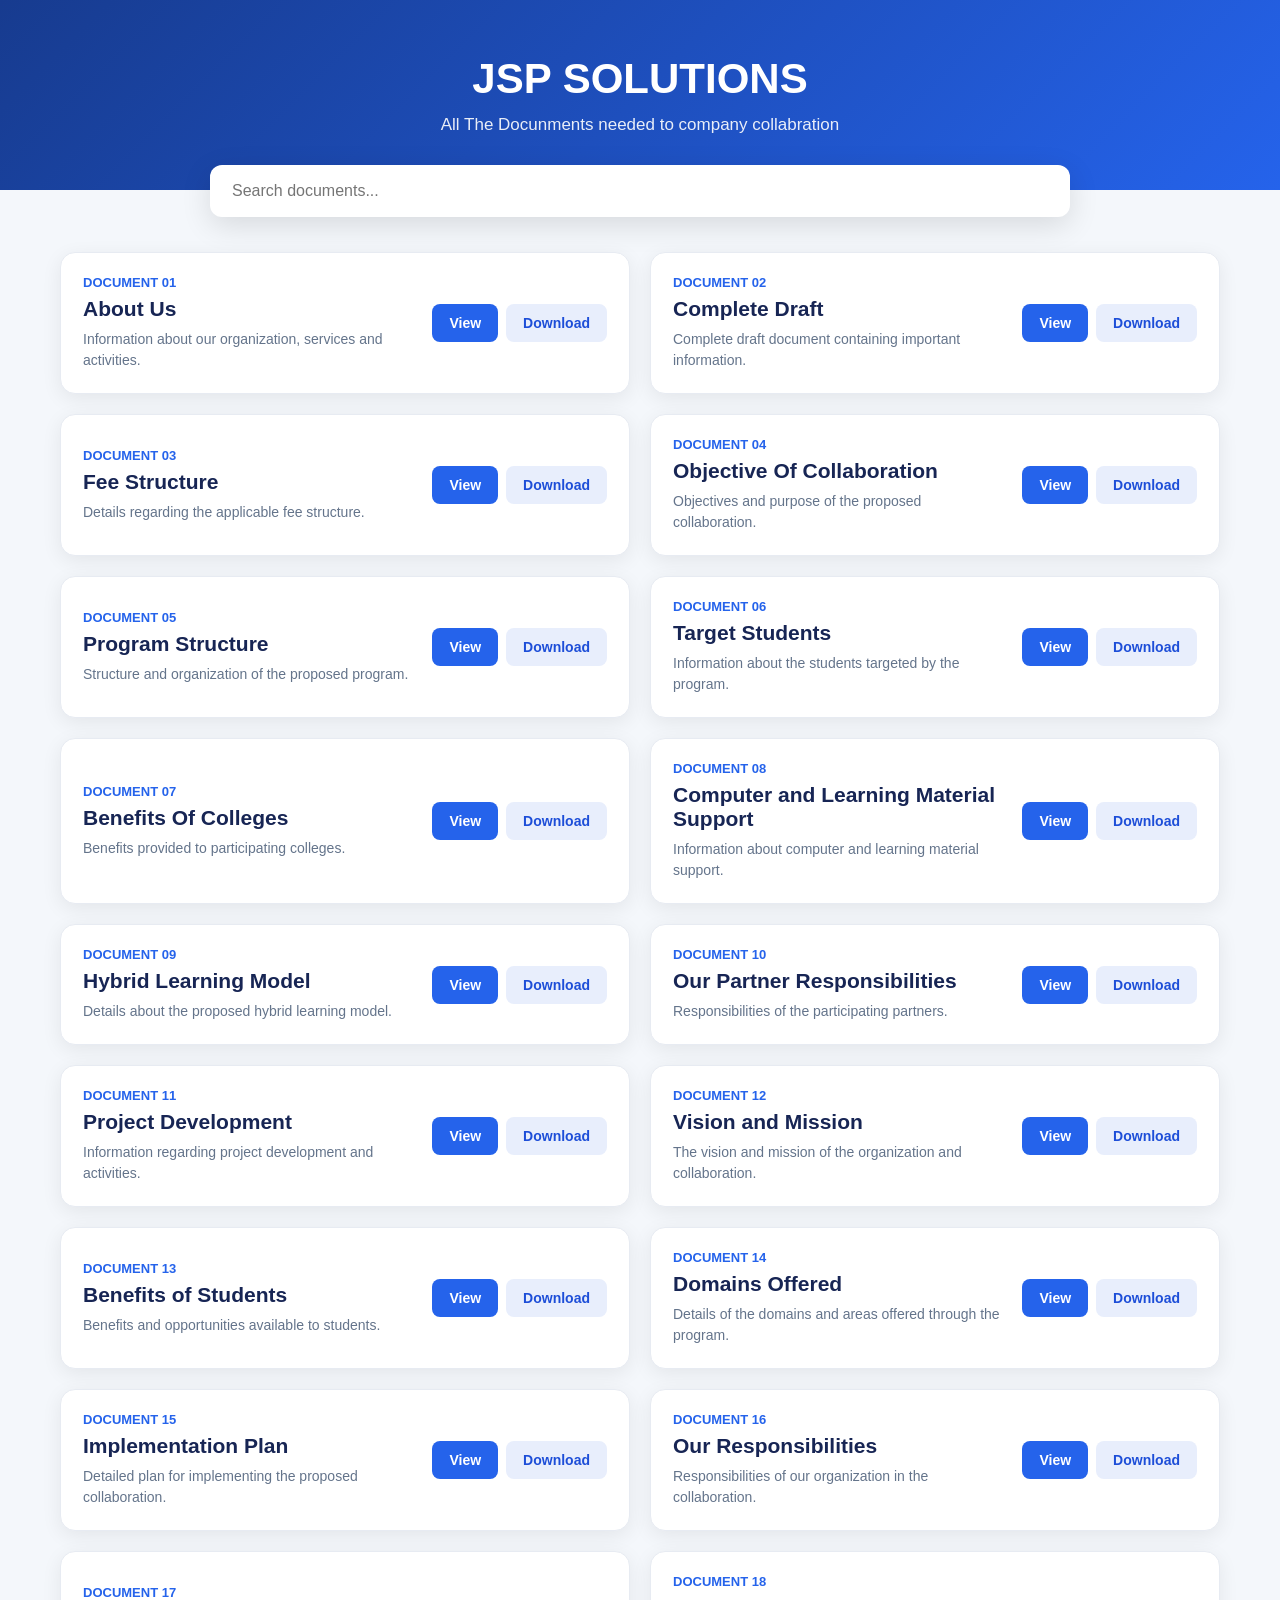
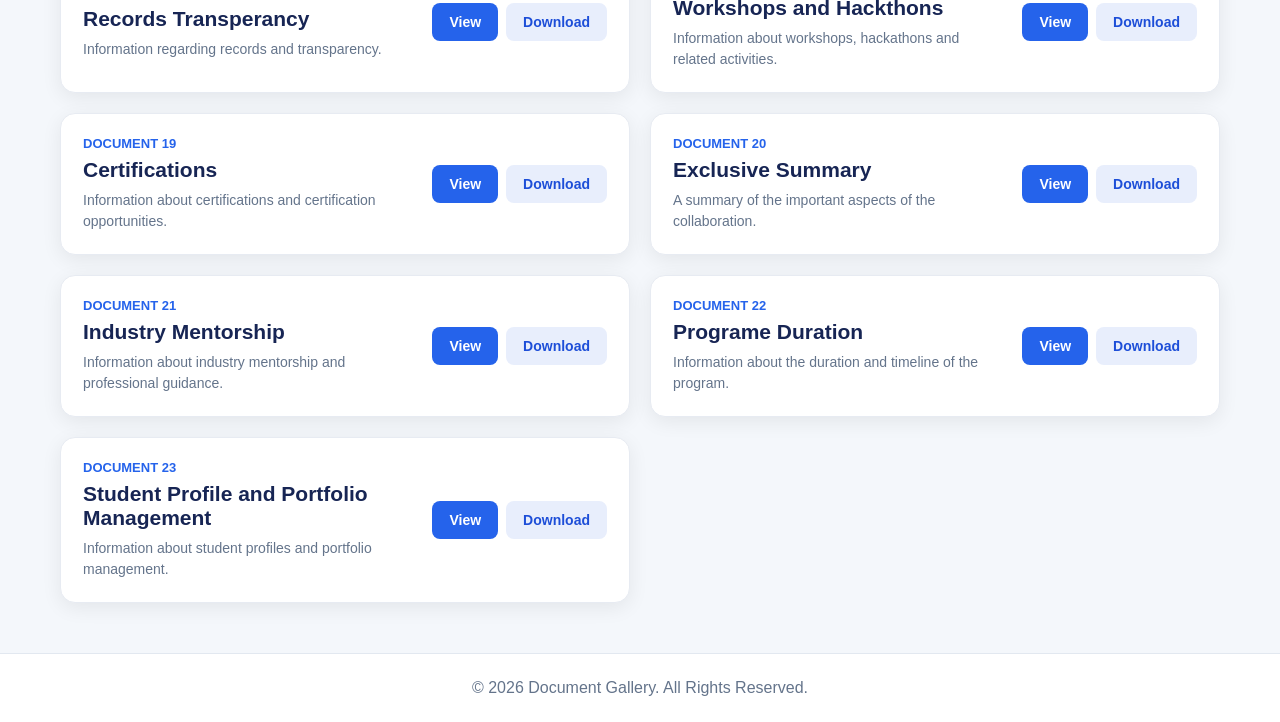
<file: blog.html>
<!DOCTYPE html>
<html lang="en">
<head>
    <meta charset="UTF-8">
    <meta name="viewport" content="width=device-width, initial-scale=1.0">

    <title>Document Gallery</title>

    <style>
        * {
            margin: 0;
            padding: 0;
            box-sizing: border-box;
        }

        body {
            font-family: Arial, Helvetica, sans-serif;
            background: #f4f7fb;
            color: #222;
        }

        /* =========================
           HEADER
        ========================== */

        .header {
            background: linear-gradient(135deg, #173b8f, #2563eb);
            color: white;
            text-align: center;
            padding: 55px 20px;
        }

        .header h1 {
            font-size: 42px;
            font-weight: 800;
            margin-bottom: 12px;
        }

        .header p {
            font-size: 17px;
            opacity: 0.9;
        }

        /* =========================
           SEARCH
        ========================== */

        .search-container {
            max-width: 900px;
            margin: -25px auto 35px;
            padding: 0 20px;
            position: relative;
        }

        #searchBox {
            width: 100%;
            padding: 17px 22px;
            border: none;
            border-radius: 12px;
            font-size: 16px;
            background: white;
            box-shadow: 0 8px 30px rgba(0, 0, 0, 0.12);
            outline: none;
        }

        #searchBox:focus {
            box-shadow: 0 8px 30px rgba(37, 99, 235, 0.25);
        }

        /* =========================
           GALLERY
        ========================== */

        .gallery {
            max-width: 1200px;
            margin: 0 auto;
            padding: 0 20px 50px;

            display: grid;
            grid-template-columns: repeat(2, 1fr);
            gap: 20px;
        }

        /* =========================
           DOCUMENT CARD
        ========================== */

        .document-card {
            background: white;
            border-radius: 15px;
            padding: 22px;
            display: flex;
            align-items: center;
            justify-content: space-between;
            gap: 20px;
            box-shadow: 0 5px 20px rgba(0, 0, 0, 0.07);
            border: 1px solid #e7ebf2;
            transition: 0.25s ease;
        }

        .document-card:hover {
            transform: translateY(-4px);
            box-shadow: 0 12px 30px rgba(0, 0, 0, 0.12);
        }

        .document-info {
            flex: 1;
        }

        .document-number {
            color: #2563eb;
            font-size: 13px;
            font-weight: bold;
            margin-bottom: 7px;
        }

        .document-info h2 {
            font-size: 21px;
            color: #172554;
            margin-bottom: 8px;
        }

        .document-info p {
            color: #64748b;
            line-height: 1.5;
            font-size: 14px;
        }

        /* =========================
           BUTTONS
        ========================== */

        .buttons {
            display: flex;
            gap: 8px;
            flex-shrink: 0;
        }

        .btn {
            text-decoration: none;
            border: none;
            cursor: pointer;
            padding: 11px 17px;
            border-radius: 8px;
            font-size: 14px;
            font-weight: bold;
            transition: 0.2s;
            display: inline-block;
        }

        .view-btn {
            background: #2563eb;
            color: white;
        }

        .view-btn:hover {
            background: #1d4ed8;
        }

        .download-btn {
            background: #e8eefc;
            color: #1d4ed8;
        }

        .download-btn:hover {
            background: #dbe5fb;
        }

        /* =========================
           MODAL
        ========================== */

        .modal {
            display: none;
            position: fixed;
            z-index: 9999;
            left: 0;
            top: 0;
            width: 100%;
            height: 100%;
            background: rgba(0, 0, 0, 0.75);
            padding: 25px;
        }

        .modal-content {
            width: 100%;
            height: 100%;
            max-width: 1200px;
            margin: auto;
            background: white;
            border-radius: 12px;
            overflow: hidden;
            position: relative;
        }

        .modal-header {
            height: 55px;
            background: #173b8f;
            color: white;
            display: flex;
            align-items: center;
            justify-content: space-between;
            padding: 0 20px;
        }

        .modal-header h3 {
            font-size: 17px;
        }

        .close {
            color: white;
            font-size: 32px;
            cursor: pointer;
            line-height: 1;
        }

        .close:hover {
            color: #cbd5e1;
        }

        #documentFrame {
            width: 100%;
            height: calc(100% - 55px);
            border: none;
        }

        /* =========================
           FOOTER
        ========================== */

        .footer {
            text-align: center;
            padding: 25px;
            color: #64748b;
            background: white;
            border-top: 1px solid #e2e8f0;
        }

        /* =========================
           MOBILE
        ========================== */

        @media (max-width: 768px) {

            .header {
                padding: 40px 15px;
            }

            .header h1 {
                font-size: 30px;
            }

            .header p {
                font-size: 15px;
            }

            .gallery {
                grid-template-columns: 1fr;
                padding: 0 15px 40px;
            }

            .document-card {
                padding: 18px;
                align-items: flex-start;
            }

            .document-info h2 {
                font-size: 19px;
            }

            .buttons {
                flex-direction: column;
            }

            .btn {
                text-align: center;
                min-width: 75px;
                padding: 10px 12px;
            }

            .modal {
                padding: 10px;
            }
        }

        @media (max-width: 480px) {

            .document-card {
                flex-direction: column;
            }

            .document-info {
                width: 100%;
            }

            .buttons {
                width: 100%;
                flex-direction: row;
            }

            .buttons .btn {
                flex: 1;
            }

            .search-container {
                padding: 0 12px;
            }
        }
    </style>
</head>

<body>

    <!-- =========================
         MAIN HEADER
    ========================== -->

    <header class="header">
        <h1>JSP SOLUTIONS</h1>
        <p>All The Docunments needed to company collabration</p>
    </header>


    <!-- =========================
         SEARCH BOX
    ========================== -->

    <div class="search-container">
        <input
            type="text"
            id="searchBox"
            placeholder="Search documents..."
            onkeyup="searchDocuments()"
        >
    </div>


    <!-- =========================
         DOCUMENT GALLERY
    ========================== -->

    <main class="gallery" id="documentGallery">


        <!-- 01 -->
        <!-- 01 -->
<div class="document-card">
    <div class="document-info">
        <div class="document-number">DOCUMENT 01</div>
        <h2>About Us</h2>
        <p>Information about our organization, services and activities.</p>
    </div>

    <div class="buttons">
        <button class="btn view-btn"
                onclick="window.open('https://view.officeapps.live.com/op/view.aspx?src=https%3A%2F%2Fraw.githubusercontent.com%2Fphani05040%2Finternship%2Fmain%2FDocunments%2FAbout%2520Us.docx'), '_blank')">
            View
        </button>

        <a class="btn download-btn"
           href="Docunments/About%20Us.docx"
           download>
            Download
        </a>
    </div>
</div>


<!-- 02 -->
<div class="document-card">
    <div class="document-info">
        <div class="document-number">DOCUMENT 02</div>
        <h2>Complete Draft</h2>
        <p>Complete draft document containing important information.</p>
    </div>

    <div class="buttons">
        <button class="btn view-btn"
                onclick="window.open('https://view.officeapps.live.com/op/view.aspx?src=https%3A%2F%2Fraw.githubusercontent.com%2Fphani05040%2Finternship%2Fmain%2FDocunments%2FComplete%2520Draft.docx&utm_source=chatgpt.com'), '_blank')">
            View
        </button>

        <a class="btn download-btn"
           href="Docunments/Complete%20Draft.docx"
           download>
            Download
        </a>
    </div>
</div>


<!-- 03 -->
<div class="document-card">
    <div class="document-info">
        <div class="document-number">DOCUMENT 03</div>
        <h2>Fee Structure</h2>
        <p>Details regarding the applicable fee structure.</p>
    </div>

    <div class="buttons">
        <button class="btn view-btn"
                onclick="window.open('https://view.officeapps.live.com/op/view.aspx?src=https%3A%2F%2Fraw.githubusercontent.com%2Fphani05040%2Finternship%2Fmain%2FDocunments%2FFee%2520Structure.docx&utm_source=chatgpt.com'), '_blank')">
            View
        </button>

        <a class="btn download-btn"
           href="Docunments/Fee%20Structure.docx"
           download>
            Download
        </a>
    </div>
</div>


<!-- 04 -->
<div class="document-card">
    <div class="document-info">
        <div class="document-number">DOCUMENT 04</div>
        <h2>Objective Of Collaboration</h2>
        <p>Objectives and purpose of the proposed collaboration.</p>
    </div>

    <div class="buttons">
        <button class="btn view-btn"
                onclick="window.open('https://view.officeapps.live.com/op/view.aspx?src=' + encodeURIComponent(window.location.origin + '/Docunments/Objective%20Of%20Collaboration.docx'), '_blank')">
            View
        </button>

        <a class="btn download-btn"
           href="Docunments/Objective%20Of%20Collaboration.docx"
           download>
            Download
        </a>
    </div>
</div>


<!-- 05 -->
<div class="document-card">
    <div class="document-info">
        <div class="document-number">DOCUMENT 05</div>
        <h2>Program Structure</h2>
        <p>Structure and organization of the proposed program.</p>
    </div>

    <div class="buttons">
        <button class="btn view-btn"
                onclick="window.open('https://view.officeapps.live.com/op/view.aspx?src=' + encodeURIComponent(window.location.origin + '/Docunments/Program%20Structure.docx'), '_blank')">
            View
        </button>

        <a class="btn download-btn"
           href="Docunments/Program%20Structure.docx"
           download>
            Download
        </a>
    </div>
</div>


<!-- 06 -->
<div class="document-card">
    <div class="document-info">
        <div class="document-number">DOCUMENT 06</div>
        <h2>Target Students</h2>
        <p>Information about the students targeted by the program.</p>
    </div>

    <div class="buttons">
        <button class="btn view-btn"
                onclick="window.open('https://view.officeapps.live.com/op/view.aspx?src=' + encodeURIComponent(window.location.origin + '/Docunments/Target%20Students.docx'), '_blank')">
            View
        </button>

        <a class="btn download-btn"
           href="Docunments/Target%20Students.docx"
           download>
            Download
        </a>
    </div>
</div>


<!-- 07 -->
<div class="document-card">
    <div class="document-info">
        <div class="document-number">DOCUMENT 07</div>
        <h2>Benefits Of Colleges</h2>
        <p>Benefits provided to participating colleges.</p>
    </div>

    <div class="buttons">
        <button class="btn view-btn"
                onclick="window.open('https://view.officeapps.live.com/op/view.aspx?src=' + encodeURIComponent(window.location.origin + '/Docunments/Benefits%20Of%20Colleges.docx'), '_blank')">
            View
        </button>

        <a class="btn download-btn"
           href="Docunments/Benefits%20Of%20Colleges.docx"
           download>
            Download
        </a>
    </div>
</div>


<!-- 08 -->
<div class="document-card">
    <div class="document-info">
        <div class="document-number">DOCUMENT 08</div>
        <h2>Computer and Learning Material Support</h2>
        <p>Information about computer and learning material support.</p>
    </div>

    <div class="buttons">
        <button class="btn view-btn"
                onclick="window.open('https://view.officeapps.live.com/op/view.aspx?src=' + encodeURIComponent(window.location.origin + '/Docunments/Computer%20and%20Learning%20Material%20Support.docx'), '_blank')">
            View
        </button>

        <a class="btn download-btn"
           href="Docunments/Computer%20and%20Learning%20Material%20Support.docx"
           download>
            Download
        </a>
    </div>
</div>


<!-- 09 -->
<div class="document-card">
    <div class="document-info">
        <div class="document-number">DOCUMENT 09</div>
        <h2>Hybrid Learning Model</h2>
        <p>Details about the proposed hybrid learning model.</p>
    </div>

    <div class="buttons">
        <button class="btn view-btn"
                onclick="window.open('https://view.officeapps.live.com/op/view.aspx?src=' + encodeURIComponent(window.location.origin + '/Docunments/Hybrid%20Learning%20Model.docx'), '_blank')">
            View
        </button>

        <a class="btn download-btn"
           href="Docunments/Hybrid%20Learning%20Model.docx"
           download>
            Download
        </a>
    </div>
</div>


<!-- 10 -->
<div class="document-card">
    <div class="document-info">
        <div class="document-number">DOCUMENT 10</div>
        <h2>Our Partner Responsibilities</h2>
        <p>Responsibilities of the participating partners.</p>
    </div>

    <div class="buttons">
        <button class="btn view-btn"
                onclick="window.open('https://view.officeapps.live.com/op/view.aspx?src=' + encodeURIComponent(window.location.origin + '/Docunments/Our%20Partner%20Responsibilities.docx'), '_blank')">
            View
        </button>

        <a class="btn download-btn"
           href="Docunments/Our%20Partner%20Responsibilities.docx"
           download>
            Download
        </a>
    </div>
</div>


<!-- 11 -->
<div class="document-card">
    <div class="document-info">
        <div class="document-number">DOCUMENT 11</div>
        <h2>Project Development</h2>
        <p>Information regarding project development and activities.</p>
    </div>

    <div class="buttons">
        <button class="btn view-btn"
                onclick="window.open('https://view.officeapps.live.com/op/view.aspx?src=' + encodeURIComponent(window.location.origin + '/Docunments/Project%20Development.docx'), '_blank')">
            View
        </button>

        <a class="btn download-btn"
           href="Docunments/Project%20Development.docx"
           download>
            Download
        </a>
    </div>
</div>


<!-- 12 -->
<div class="document-card">
    <div class="document-info">
        <div class="document-number">DOCUMENT 12</div>
        <h2>Vision and Mission</h2>
        <p>The vision and mission of the organization and collaboration.</p>
    </div>

    <div class="buttons">
        <button class="btn view-btn"
                onclick="window.open('https://view.officeapps.live.com/op/view.aspx?src=' + encodeURIComponent(window.location.origin + '/Docunments/Vision%20and%20Mission.docx'), '_blank')">
            View
        </button>

        <a class="btn download-btn"
           href="Docunments/Vision%20and%20Mission.docx"
           download>
            Download
        </a>
    </div>
</div>


<!-- 13 -->
<div class="document-card">
    <div class="document-info">
        <div class="document-number">DOCUMENT 13</div>
        <h2>Benefits of Students</h2>
        <p>Benefits and opportunities available to students.</p>
    </div>

    <div class="buttons">
        <button class="btn view-btn"
                onclick="window.open('https://view.officeapps.live.com/op/view.aspx?src=' + encodeURIComponent(window.location.origin + '/Docunments/Benefits%20of%20Students.docx'), '_blank')">
            View
        </button>

        <a class="btn download-btn"
           href="Docunments/Benefits%20of%20Students.docx"
           download>
            Download
        </a>
    </div>
</div>


<!-- 14 -->
<div class="document-card">
    <div class="document-info">
        <div class="document-number">DOCUMENT 14</div>
        <h2>Domains Offered</h2>
        <p>Details of the domains and areas offered through the program.</p>
    </div>

    <div class="buttons">
        <button class="btn view-btn"
                onclick="window.open('https://view.officeapps.live.com/op/view.aspx?src=' + encodeURIComponent(window.location.origin + '/Docunments/Domains%20Offered.docx'), '_blank')">
            View
        </button>

        <a class="btn download-btn"
           href="Docunments/Domains%20Offered.docx"
           download>
            Download
        </a>
    </div>
</div>


<!-- 15 -->
<div class="document-card">
    <div class="document-info">
        <div class="document-number">DOCUMENT 15</div>
        <h2>Implementation Plan</h2>
        <p>Detailed plan for implementing the proposed collaboration.</p>
    </div>

    <div class="buttons">
        <button class="btn view-btn"
                onclick="window.open('https://view.officeapps.live.com/op/view.aspx?src=' + encodeURIComponent(window.location.origin + '/Docunments/Implementation%20Plan.docx'), '_blank')">
            View
        </button>

        <a class="btn download-btn"
           href="Docunments/Implementation%20Plan.docx"
           download>
            Download
        </a>
    </div>
</div>


<!-- 16 -->
<div class="document-card">
    <div class="document-info">
        <div class="document-number">DOCUMENT 16</div>
        <h2>Our Responsibilities</h2>
        <p>Responsibilities of our organization in the collaboration.</p>
    </div>

    <div class="buttons">
        <button class="btn view-btn"
                onclick="window.open('https://view.officeapps.live.com/op/view.aspx?src=' + encodeURIComponent(window.location.origin + '/Docunments/Our%20Responsibilities.docx'), '_blank')">
            View
        </button>

        <a class="btn download-btn"
           href="Docunments/Our%20Responsibilities.docx"
           download>
            Download
        </a>
    </div>
</div>


<!-- 17 -->
<div class="document-card">
    <div class="document-info">
        <div class="document-number">DOCUMENT 17</div>
        <h2>Records Transperancy</h2>
        <p>Information regarding records and transparency.</p>
    </div>

    <div class="buttons">
        <button class="btn view-btn"
                onclick="window.open('https://view.officeapps.live.com/op/view.aspx?src=' + encodeURIComponent(window.location.origin + '/Docunments/Records%20Transperancy.docx'), '_blank')">
            View
        </button>

        <a class="btn download-btn"
           href="Docunments/Records%20Transperancy.docx"
           download>
            Download
        </a>
    </div>
</div>


<!-- 18 -->
<div class="document-card">
    <div class="document-info">
        <div class="document-number">DOCUMENT 18</div>
        <h2>Workshops and Hackthons</h2>
        <p>Information about workshops, hackathons and related activities.</p>
    </div>

    <div class="buttons">
        <button class="btn view-btn"
                onclick="window.open('https://view.officeapps.live.com/op/view.aspx?src=' + encodeURIComponent(window.location.origin + '/Docunments/Workshops%20and%20Hackthons.docx'), '_blank')">
            View
        </button>

        <a class="btn download-btn"
           href="Docunments/Workshops%20and%20Hackthons.docx"
           download>
            Download
        </a>
    </div>
</div>


<!-- 19 -->
<div class="document-card">
    <div class="document-info">
        <div class="document-number">DOCUMENT 19</div>
        <h2>Certifications</h2>
        <p>Information about certifications and certification opportunities.</p>
    </div>

    <div class="buttons">
        <button class="btn view-btn"
                onclick="window.open('https://view.officeapps.live.com/op/view.aspx?src=' + encodeURIComponent(window.location.origin + '/Docunments/Certifications.docx'), '_blank')">
            View
        </button>

        <a class="btn download-btn"
           href="Docunments/Certifications.docx"
           download>
            Download
        </a>
    </div>
</div>


<!-- 20 -->
<div class="document-card">
    <div class="document-info">
        <div class="document-number">DOCUMENT 20</div>
        <h2>Exclusive Summary</h2>
        <p>A summary of the important aspects of the collaboration.</p>
    </div>

    <div class="buttons">
        <button class="btn view-btn"
                onclick="window.open('https://view.officeapps.live.com/op/view.aspx?src=' + encodeURIComponent(window.location.origin + '/Docunments/Exclusive%20Summary.docx'), '_blank')">
            View
        </button>

        <a class="btn download-btn"
           href="Docunments/Exclusive%20Summary.docx"
           download>
            Download
        </a>
    </div>
</div>


<!-- 21 -->
<div class="document-card">
    <div class="document-info">
        <div class="document-number">DOCUMENT 21</div>
        <h2>Industry Mentorship</h2>
        <p>Information about industry mentorship and professional guidance.</p>
    </div>

    <div class="buttons">
        <button class="btn view-btn"
                onclick="window.open('https://view.officeapps.live.com/op/view.aspx?src=' + encodeURIComponent(window.location.origin + '/Docunments/Industry%20Mentorship.docx'), '_blank')">
            View
        </button>

        <a class="btn download-btn"
           href="Docunments/Industry%20Mentorship.docx"
           download>
            Download
        </a>
    </div>
</div>


<!-- 22 -->
<div class="document-card">
    <div class="document-info">
        <div class="document-number">DOCUMENT 22</div>
        <h2>Programe Duration</h2>
        <p>Information about the duration and timeline of the program.</p>
    </div>

    <div class="buttons">
        <button class="btn view-btn"
                onclick="window.open('https://view.officeapps.live.com/op/view.aspx?src=' + encodeURIComponent(window.location.origin + '/Docunments/Programe%20Duration.docx'), '_blank')">
            View
        </button>

        <a class="btn download-btn"
           href="Docunments/Programe%20Duration.docx"
           download>
            Download
        </a>
    </div>
</div>


<!-- 23 -->
<div class="document-card">
    <div class="document-info">
        <div class="document-number">DOCUMENT 23</div>
        <h2>Student Profile and Portfolio Management</h2>
        <p>Information about student profiles and portfolio management.</p>
    </div>

    <div class="buttons">
        <button class="btn view-btn"
                onclick="window.open('https://view.officeapps.live.com/op/view.aspx?src=' + encodeURIComponent(window.location.origin + '/Docunments/Student%20Profile%20and%20Portfolio%20Management.docx'), '_blank')">
            View
        </button>

        <a class="btn download-btn"
           href="Docunments/Student%20Profile%20and%20Portfolio%20Management.docx"
           download>
            Download
        </a>
    </div>
</div>


        

    </main>


    <!-- =========================
         DOCUMENT VIEWER MODAL
    ========================== -->

    <div class="modal" id="documentModal">

        <div class="modal-content">

            <div class="modal-header">

                <h3 id="modalTitle">
                    Document Viewer
                </h3>

                <span class="close" onclick="closeDocument()">
                    &times;
                </span>

            </div>

            <iframe
                id="documentFrame"
                src="">
            </iframe>

        </div>

    </div>


    <!-- =========================
         FOOTER
    ========================== -->

    <footer class="footer">
        © 2026 Document Gallery. All Rights Reserved.
    </footer>


    <!-- =========================
         JAVASCRIPT
    ========================== -->

    <script>

        /* =========================
           OPEN DOCUMENT
        ========================== */

        function viewDocument(file, title) {

            document.getElementById("documentModal").style.display = "block";

            document.getElementById("documentFrame").src = file;

            document.getElementById("modalTitle").innerText = title;

            document.body.style.overflow = "hidden";
        }


        /* =========================
           CLOSE DOCUMENT
        ========================== */

        function closeDocument() {

            document.getElementById("documentModal").style.display = "none";

            document.getElementById("documentFrame").src = "";

            document.body.style.overflow = "auto";
        }


        /* =========================
           CLOSE WHEN CLICKING OUTSIDE
        ========================== */

        window.onclick = function(event) {

            const modal = document.getElementById("documentModal");

            if (event.target === modal) {
                closeDocument();
            }

        };


        /* =========================
           ESC KEY TO CLOSE
        ========================== */

        document.addEventListener("keydown", function(event) {

            if (event.key === "Escape") {
                closeDocument();
            }

        });


        /* =========================
           SEARCH DOCUMENTS
        ========================== */

        function searchDocuments() {

            const search =
                document.getElementById("searchBox")
                .value
                .toLowerCase();

            const cards =
                document.querySelectorAll(".document-card");

            cards.forEach(function(card) {

                const text =
                    card.innerText.toLowerCase();

                if (text.includes(search)) {

                    card.style.display = "flex";

                } else {

                    card.style.display = "none";

                }

            });

        }

    </script>

</body>
</html>
</file>
